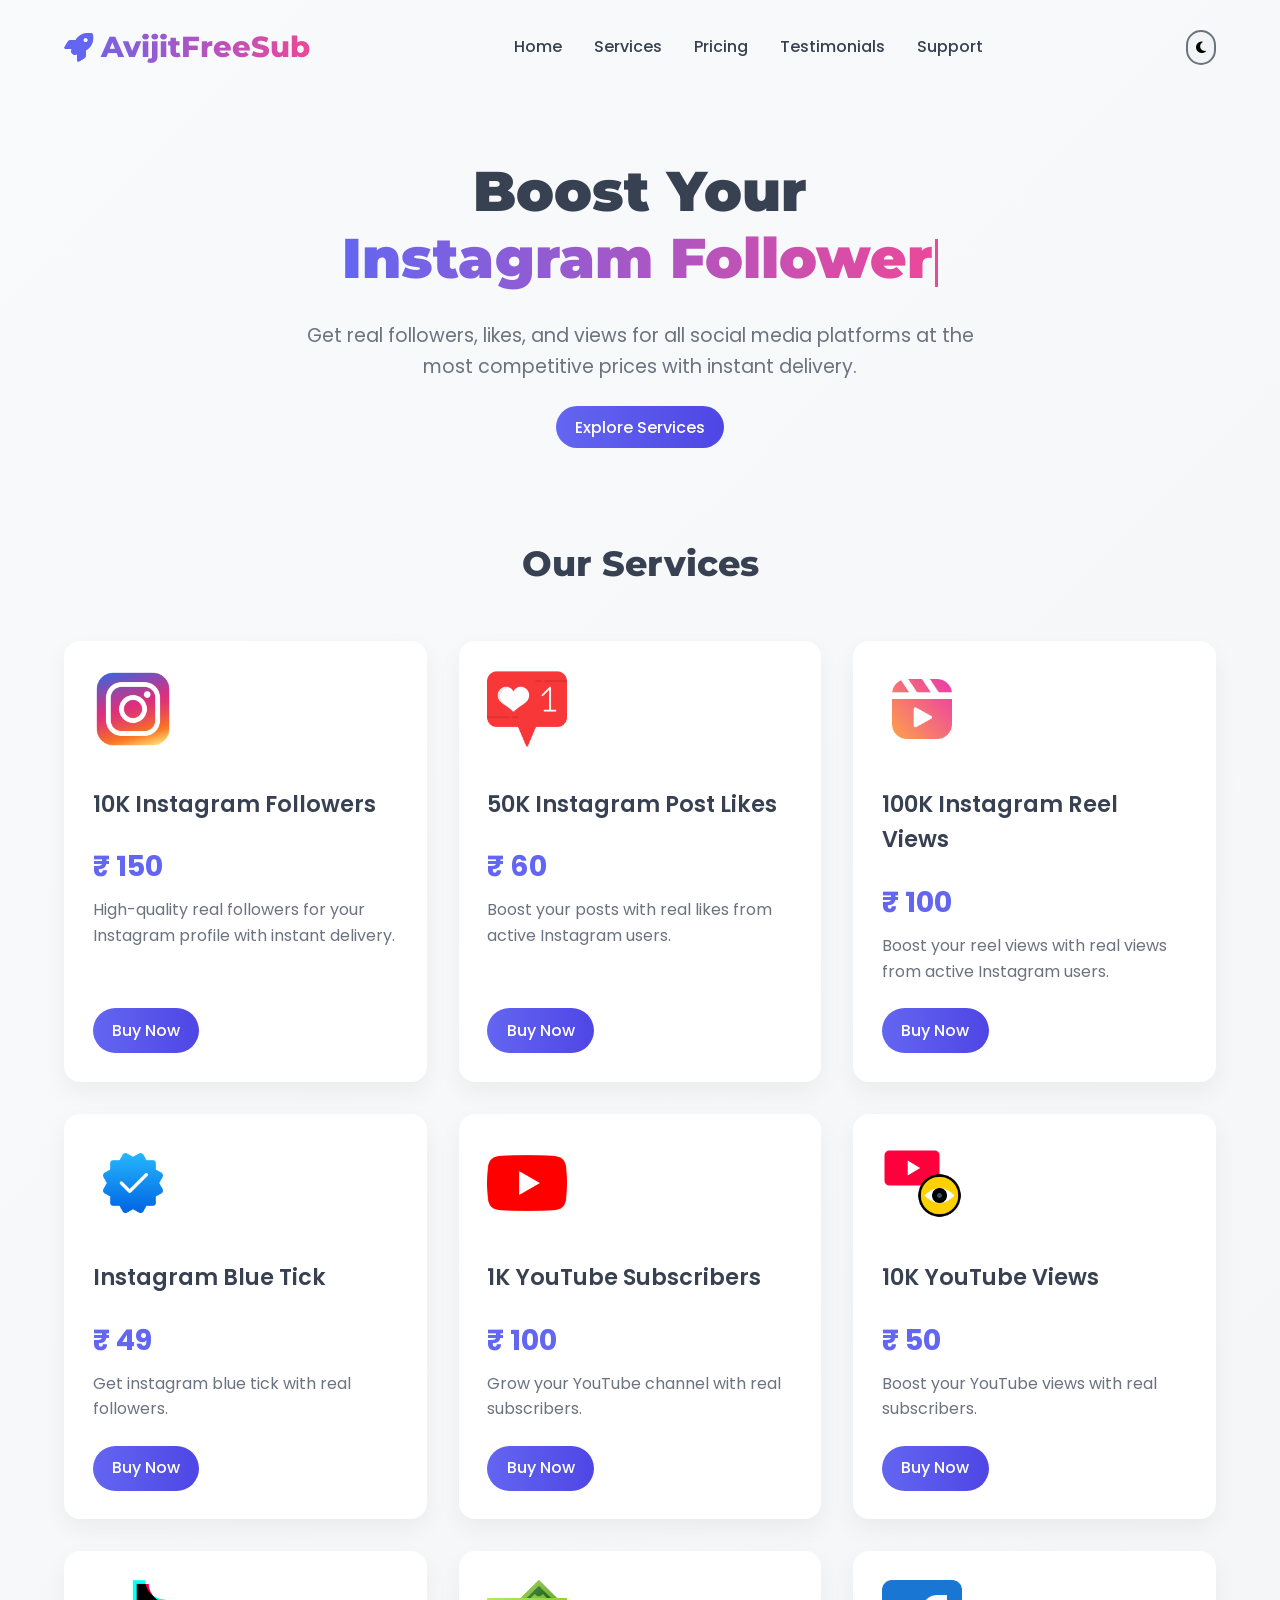
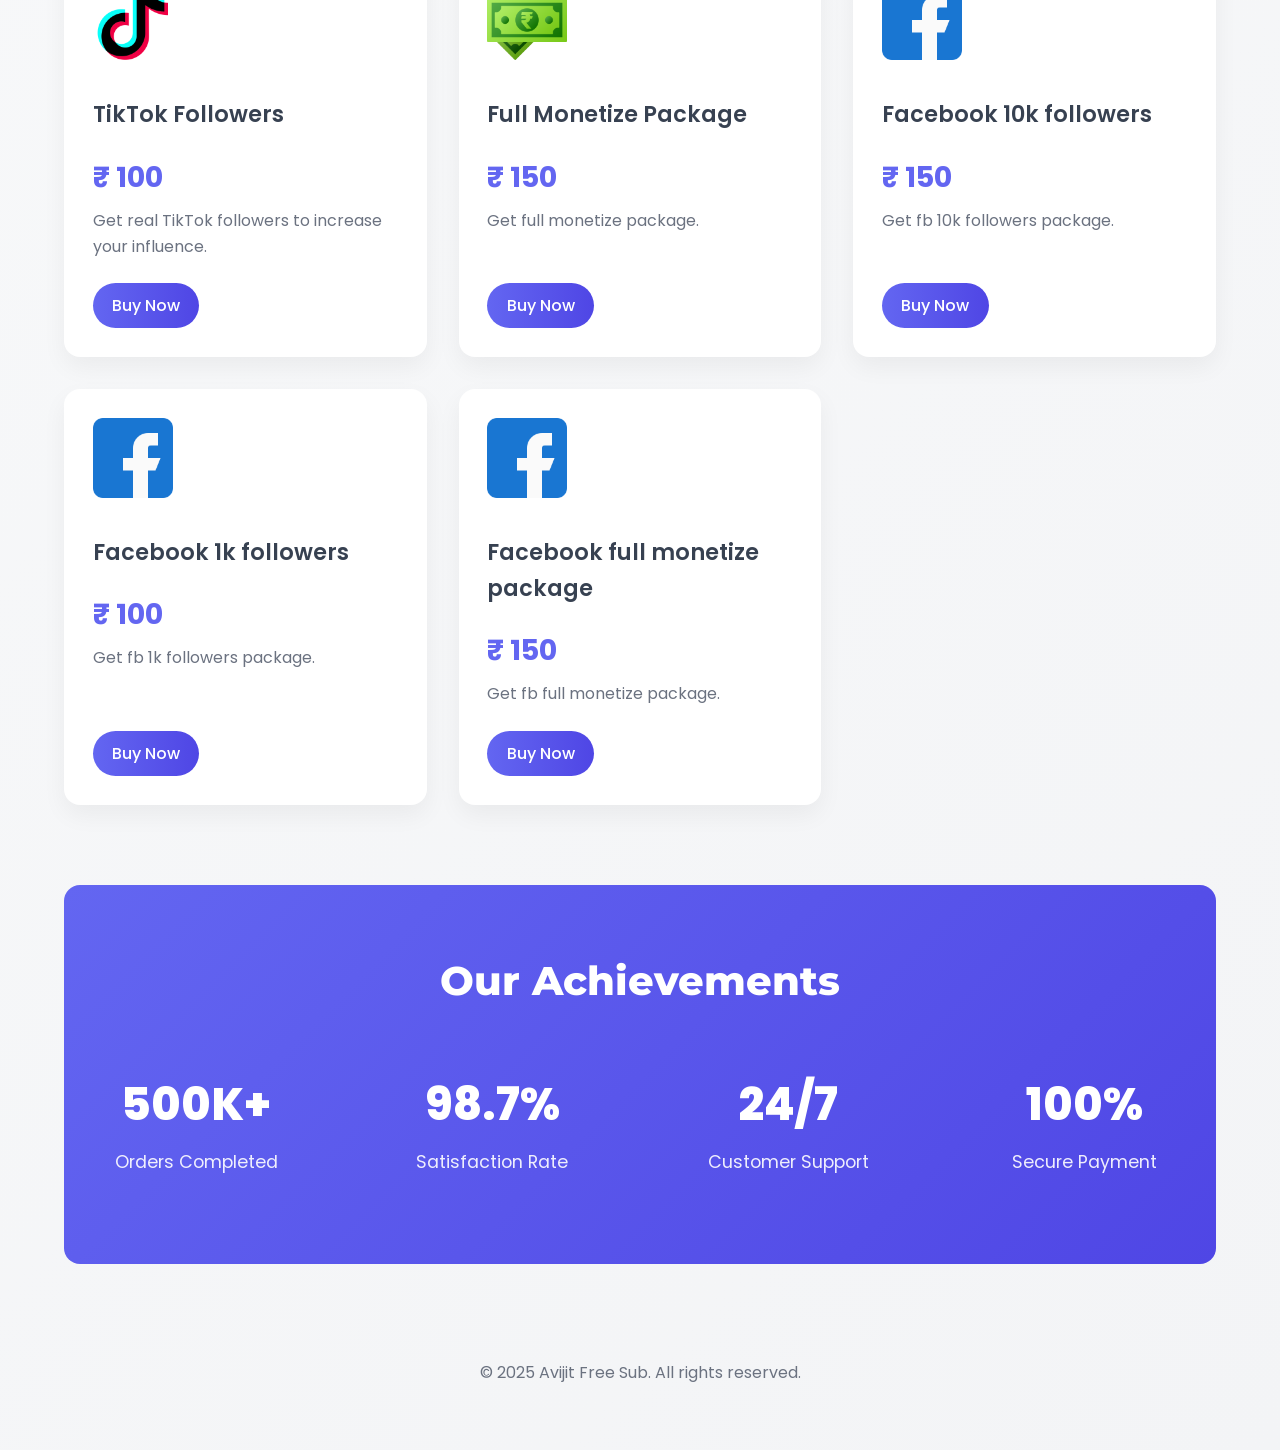
<file: index.html>
<!DOCTYPE html>
<html lang="en">
  <head>
    <meta charset="UTF-8" />
    <meta name="viewport" content="width=device-width, initial-scale=1.0" />
    <title>Avijit Free Sub - Premium Social Media Services</title>
    <link
      rel="stylesheet"
      href="https://cdnjs.cloudflare.com/ajax/libs/font-awesome/6.4.0/css/all.min.css"
    />
    <link
      href="https://fonts.googleapis.com/css2?family=Poppins:wght@300;400;500;600;700&family=Montserrat:wght@700;800;900&display=swap"
      rel="stylesheet"
    />
    <link rel="stylesheet" href="./css/style.css" />
  </head>
  <body>
    <div class="container">
      <header>
        <div class="logo">
          <i class="fas fa-rocket"></i>
          <span>AvijitFreeSub</span>
        </div>
        <nav>
          <ul>
            <li><a href="#">Home</a></li>
            <li><a href="#services">Services</a></li>
            <li><a href="#">Pricing</a></li>
            <li><a href="#">Testimonials</a></li>
            <li><a href="#">Support</a></li>
          </ul>
        </nav>
        <div class="header-btns">
          <!-- <button class="btn btn-outline">Log In</button>
          <button class="btn btn-primary">Sign Up</button> -->
          <button class="theme-toggle" id="themeToggle">
            <i class="fas fa-moon"></i>
          </button>
        </div>
      </header>

      <section class="hero">
        <h1>
          Boost Your <br />
          <div class="hero-typing">
            <span class="typing-text" id="typing"></span
            ><span class="cursor"></span>
          </div>
        </h1>
        <p>
          Get real followers, likes, and views for all social media platforms at
          the most competitive prices with instant delivery.
        </p>
        <a class="btn btn-primary" href="#services">Explore Services</a>
      </section>

      <section class="services" id="services">
        <h2 class="section-title">Our Services</h2>
        <div class="services-grid" id="services-container">
        </div>
      </section>

      <section class="stats">
        <h2>Our Achievements</h2>
        <div class="stats-grid">
          <div class="stat-item">
            <div class="stat-number">500K+</div>
            <div class="stat-label">Orders Completed</div>
          </div>
          <div class="stat-item">
            <div class="stat-number">98.7%</div>
            <div class="stat-label">Satisfaction Rate</div>
          </div>
          <div class="stat-item">
            <div class="stat-number">24/7</div>
            <div class="stat-label">Customer Support</div>
          </div>
          <div class="stat-item">
            <div class="stat-number">100%</div>
            <div class="stat-label">Secure Payment</div>
          </div>
        </div>
      </section>

      <footer>
        <p>&copy; 2025 Avijit Free Sub. All rights reserved.</p>
      </footer>
    </div>

    <script src="./js/app.js"></script>
    <script src="./js/services.js"></script>
  </body>
</html>
</file>
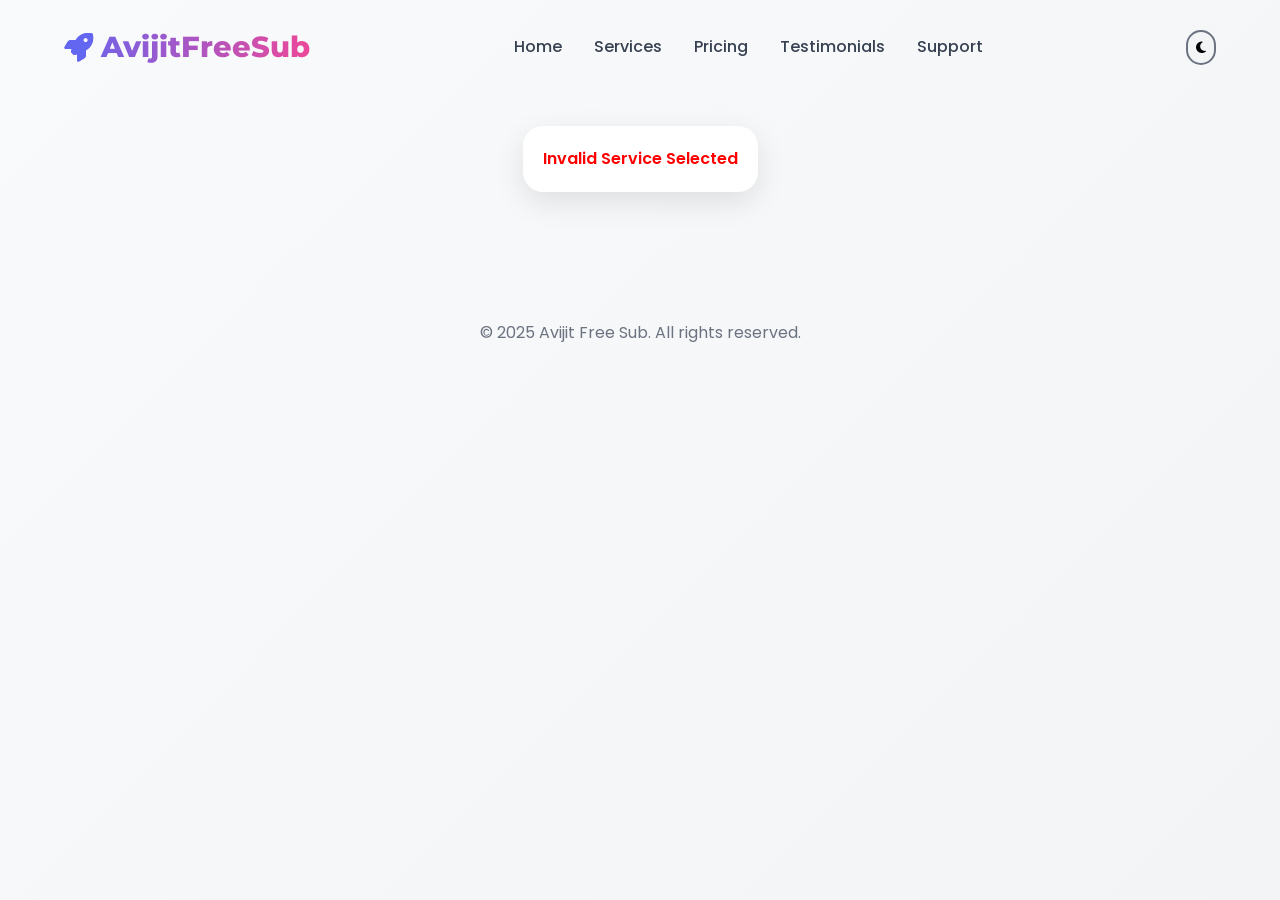
<file: link.html>
<!DOCTYPE html>
<html lang="en">
  <head>
    <meta charset="UTF-8" />
    <meta name="viewport" content="width=device-width, initial-scale=1.0" />
    <title>Purchase Instagram Followers - SocialBoost</title>
    <link
      rel="stylesheet"
      href="https://cdnjs.cloudflare.com/ajax/libs/font-awesome/6.4.0/css/all.min.css"
    />
    <link
      href="https://fonts.googleapis.com/css2?family=Poppins:wght@300;400;500;600;700&family=Montserrat:wght@700;800;900&display=swap"
      rel="stylesheet"
    />
    <link rel="stylesheet" href="./css/style.css" />
    <link rel="stylesheet" href="./css/link.css" />
  </head>
  <body>
    <div class="container">
      <header>
        <div class="logo">
          <i class="fas fa-rocket"></i>
          <span>AvijitFreeSub</span>
        </div>
        <nav>
          <ul>
            <li><a href="index.html">Home</a></li>
            <li><a href="#services">Services</a></li>
            <li><a href="#">Pricing</a></li>
            <li><a href="#">Testimonials</a></li>
            <li><a href="#">Support</a></li>
          </ul>
        </nav>
        <div class="header-btns">
          <!-- <button class="btn btn-outline">Log In</button>
          <button class="btn btn-primary">Sign Up</button> -->
          <button class="theme-toggle" id="themeToggle">
            <i class="fas fa-moon"></i>
          </button>
        </div>
      </header>

      <!-- Main Content -->
      <div class="main-content">
        <div class="container">
          <div class="purchase-card">
            <div class="purchase-header">
              <img src="./images/instagram.png" alt="" width="80" />
              <h2>Instagram Followers</h2>
            </div>
            <form class="purchase-body">
              <div class="service-info">
                <div class="service-name">10K Instagram Followers</div>
                <div class="service-price">₹</div>
              </div>

              <div class="form-group">
                <label for="profileLink"
                  >Paste your Instagram profile link</label
                >
                <input
                  type="url"
                  class="form-control"
                  id="profileLink"
                  required
                  placeholder="https://instagram.com/yourprofile"
                />
                <p class="form-help">
                  Make sure your profile is public to receive followers
                </p>
              </div>

              <div class="action-buttons">
                <a
                  href="#"
                  type="button"
                  class="btn btn-primary"
                  id="confirmBtn"
                  style="
                    display: flex;
                    align-items: center;
                    justify-content: center;
                    text-align: center;
                    font-weight: 700;
                  "
                >
                  Confirm & Continue
                </a>
                <a
                  href="index.html"
                  class="btn btn-secondary"
                  style="
                    background-color: #dfdddda9;
                    display: flex;
                    align-items: center;
                    justify-content: center;
                    font-weight: 700;
                  "
                  id="cancelBtn"
                >
                  Cancel
                </a>
              </div>
            </form>
          </div>
        </div>
      </div>

      <footer>
        <p>&copy; 2025 Avijit Free Sub. All rights reserved.</p>
      </footer>
    </div>

    <script src="./js/link.js"></script>
    <script src="./js/services.js"></script>
    <script>
      // Get ID from URL
      const params = new URLSearchParams(window.location.search);
      const id = parseInt(params.get("id"), 10);

      // Find matching service
      const service = services.find((s) => s.id === id);

      if (service) {
        document.querySelector(".purchase-header img").src = service.img;
        document.querySelector(".purchase-header h2").textContent =
          service.title;
        document.querySelector(".service-name").textContent = service.title;
        document.querySelector(".service-price").textContent = service.price;
      } else {
        document.querySelector(".purchase-card").innerHTML =
          "<p style='padding:20px;color:red;font-weight:600;'>Invalid Service Selected</p>";
      }

      // Handle Confirm & Continue button
      document
        .getElementById("confirmBtn")
        .addEventListener("click", function (e) {
          e.preventDefault();

          const profileLink = document
            .getElementById("profileLink")
            .value.trim();

          if (!profileLink) {
            alert("Please paste your Instagram profile link.");
            return;
          }

          // Build query string for payment.html
          const query = new URLSearchParams({
            id: service.id,
            title: service.title,
            price: service.price,
            img: service.img,
            profile: profileLink,
          }).toString();

          window.location.href = `payment.html?${query}`;
        });
    </script>
  </body>
</html>
</file>
<file: css/style.css>
:root {
  --primary: #6366f1;
  --primary-dark: #4f46e5;
  --secondary: #ec4899;
  --dark: #1f2937;
  --darker: #111827;
  --light: #f3f4f6;
  --lighter: #f9fafb;
  --success: #10b981;
  --card-bg: #ffffff;
  --text-dark: #374151;
  --text-light: #6b7280;
}

.dark-mode {
  --card-bg: #1f2937;
  --light: #111827;
  --lighter: #1f2937;
  --text-dark: #f3f4f6;
  --text-light: #d1d5db;
  --dark: #f3f4f6;
}

* {
  margin: 0;
  padding: 0;
  box-sizing: border-box;
}

body {
  font-family: "Poppins", sans-serif;
  background: linear-gradient(135deg, var(--lighter) 0%, var(--light) 100%);
  color: var(--text-dark);
  line-height: 1.6;
  min-height: 100vh;
  padding-bottom: 2rem;
  /* smoooth scroll */
  scroll-behavior: smooth;
}
a{
  text-decoration: none;
}

.container {
  max-width: 1200px;
  margin: 0 auto;
  padding: 0 1.5rem;
}

header {
  padding: 1.5rem 0;
  display: flex;
  justify-content: space-between;
  align-items: center;
  flex-wrap: wrap;
}

.logo {
  font-family: "Montserrat", sans-serif;
  font-weight: 800;
  font-size: 1.8rem;
  background: linear-gradient(90deg, var(--primary) 0%, var(--secondary) 100%);
  -webkit-background-clip: text;
  background-clip: text;
  color: transparent;
  display: flex;
  align-items: center;
}

.logo i {
  margin-right: 0.5rem;
  color: var(--primary);
}

nav ul {
  display: flex;
  list-style: none;
  gap: 2rem;
}

nav a {
  text-decoration: none;
  color: var(--text-dark);
  font-weight: 500;
  transition: color 0.3s;
}

nav a:hover {
  color: var(--primary);
}

.header-btns {
  display: flex;
  gap: 1rem;
}

.btn {
  padding: 0.6rem 1.2rem;
  border-radius: 50px;
  font-weight: 500;
  cursor: pointer;
  transition: all 0.3s;
  border: none;
  outline: none;
  font-family: "Poppins", sans-serif;
}

.btn-outline {
  background: transparent;
  border: 2px solid var(--primary);
  color: var(--primary);
}

.btn-outline:hover {
  background: var(--primary);
  color: white;
}

.btn-primary {
  background: linear-gradient(
    90deg,
    var(--primary) 0%,
    var(--primary-dark) 100%
  );
  color: white;
}

.btn-primary:hover {
  background: linear-gradient(
    90deg,
    var(--primary-dark) 0%,
    var(--primary) 100%
  );
  transform: translateY(-2px);
  box-shadow: 0 4px 12px rgba(79, 70, 229, 0.3);
}

.theme-toggle {
  background: var(--light);
  border-radius: 50px;
  padding: 0.5rem;
  cursor: pointer;
  border: 2px solid var(--text-light);
}

/* Hero Section */
.hero {
  text-align: center;
  padding: 4rem 0;
  position: relative;
  overflow: hidden;
}

.hero h1 {
  font-family: "Montserrat", sans-serif;
  font-weight: 900;
  font-size: 3.5rem;
  margin-bottom: 1.5rem;
  line-height: 1.2;
}

.hero-typing {
  min-height: 4.5rem;
}

.typing-text {
  background: linear-gradient(90deg, var(--primary) 0%, var(--secondary) 100%);
  -webkit-background-clip: text;
  background-clip: text;
  color: transparent;
  position: relative;
}

.cursor {
  display: inline-block;
  width: 3px;
  height: 3rem;
  background: var(--secondary);
  margin-left: 0.1rem;
  animation: blink 1s infinite;
  vertical-align: middle;
}

@keyframes blink {
  0% {
    opacity: 1;
  }
  50% {
    opacity: 0;
  }
  100% {
    opacity: 1;
  }
}

.hero p {
  font-size: 1.2rem;
  color: var(--text-light);
  max-width: 700px;
  margin: 0 auto 2rem;
}

/* Services Section */
.services {
  padding: 2rem 0;
}

.section-title {
  text-align: center;
  margin-bottom: 3rem;
  font-family: "Montserrat", sans-serif;
  font-weight: 800;
  font-size: 2.2rem;
  color: var(--text-dark);
}

.services-grid {
  display: grid;
  grid-template-columns: repeat(auto-fill, minmax(300px, 1fr));
  gap: 2rem;
}

.service-card {
  background: var(--card-bg);
  border-radius: 16px;
  padding: 1.8rem;
  box-shadow: 0 10px 25px rgba(0, 0, 0, 0.05);
  transition: transform 0.3s, box-shadow 0.3s;
  display: flex;
  flex-direction: column;
  height: 100%;
}

.service-card:hover {
  transform: translateY(-5px);
  box-shadow: 0 15px 35px rgba(0, 0, 0, 0.1);
}

.service-icon {
  font-size: 2.5rem;
  margin-bottom: 1.2rem;
  background: linear-gradient(90deg, var(--primary) 0%, var(--secondary) 100%);
  -webkit-background-clip: text;
  background-clip: text;
  color: transparent;
  img{
    width: 80px;
    height: 80px;
  }
}

.service-title {
  font-size: 1.4rem;
  font-weight: 600;
  margin-bottom: 0.8rem;
  color: var(--text-dark);
}

.service-price {
  font-size: 1.8rem;
  font-weight: 700;
  margin: 0.5rem 0;
  color: var(--primary);
}

.service-desc {
  color: var(--text-light);
  margin-bottom: 1.5rem;
  flex-grow: 1;
}

.service-btn {
  align-self: flex-start;
  margin-top: auto;
}

/* Stats Section */
.stats {
  padding: 4rem 0;
  text-align: center;
  background: linear-gradient(
    135deg,
    var(--primary) 0%,
    var(--primary-dark) 100%
  );
  color: white;
  border-radius: 16px;
  margin: 3rem 0;
}

.stats h2 {
  font-family: "Montserrat", sans-serif;
  font-weight: 800;
  font-size: 2.5rem;
  margin-bottom: 2rem;
}

.stats-grid {
  display: grid;
  grid-template-columns: repeat(auto-fit, minmax(200px, 1fr));
  gap: 2rem;
}

.stat-item {
  padding: 1.5rem;
}

.stat-number {
  font-size: 2.8rem;
  font-weight: 800;
  margin-bottom: 0.5rem;
}

.stat-label {
  font-size: 1.1rem;
  opacity: 0.9;
}

/* Footer */
footer {
  text-align: center;
  padding: 2rem 0;
  color: var(--text-light);
  margin-top: 4rem;
}

/* Responsive Design */
@media (max-width: 768px) {
  .hero h1 {
    font-size: 2.5rem;
  }

  nav ul {
    gap: 1.2rem;
    margin-top: 1rem;
  }

  header {
    flex-direction: column;
    align-items: flex-start;
  }

  .header-btns {
    margin-top: 1rem;
  }

  .services-grid {
    grid-template-columns: 1fr;
  }
}

@media (max-width: 480px) {
  .hero h1 {
    font-size: 2rem;
  }

  nav ul {
    flex-direction: column;
    gap: 0.8rem;
  }

  .stats-grid {
    grid-template-columns: 1fr;
  }
}
</file>
<file: css/link.css>
/* Main Content */
      .main-content {
        flex: 1;
        display: flex;
        align-items: center;
        justify-content: center;
        padding: 2rem 0;
      }

      .purchase-card {
        background: var(--card-bg);
        border-radius: 20px;
        box-shadow: 0 10px 30px rgba(0, 0, 0, 0.1);
        width: 100%;
        max-width: 500px;
        overflow: hidden;
      }

      .purchase-header {
        background: linear-gradient(
          90deg,
          var(--primary) 0%,
          var(--secondary) 100%
        );
        color: white;
        padding: 2rem;
        text-align: center;
      }

      .purchase-header i {
        font-size: 2.5rem;
        margin-bottom: 1rem;
      }

      .purchase-header h2 {
        font-family: "Montserrat", sans-serif;
        font-weight: 800;
        font-size: 1.8rem;
      }

      .purchase-body {
        padding: 2rem;
      }

      .service-info {
        display: flex;
        justify-content: space-between;
        align-items: center;
        margin-bottom: 1.5rem;
        padding-bottom: 1.5rem;
        border-bottom: 1px solid var(--light);
      }

      .service-name {
        font-weight: 600;
        font-size: 1.2rem;
      }

      .service-price {
        font-size: 1.5rem;
        font-weight: 700;
        color: var(--primary);
      }

      .form-group {
        margin-bottom: 1.5rem;
      }

      .form-group label {
        display: block;
        margin-bottom: 0.5rem;
        font-weight: 500;
      }

      .form-control {
        width: 100%;
        padding: 0.8rem 1.2rem;
        border: 2px solid var(--light);
        border-radius: 10px;
        font-family: "Poppins", sans-serif;
        font-size: 1rem;
        transition: border-color 0.3s;
      }

      .form-control:focus {
        outline: none;
        border-color: var(--primary);
      }

      .form-help {
        font-size: 0.85rem;
        color: var(--text-light);
        margin-top: 0.5rem;
      }

      .action-buttons {
        display: flex;
        flex-direction: column;
        gap: 1rem;
        margin-top: 2rem;
      }

      .action-buttons .btn {
        flex: 1;
        padding: 0.8rem;
      }

      /* Responsive Design */
      @media (max-width: 768px) {
        .action-buttons {
          flex-direction: column;
        }
      }

      @media (max-width: 480px) {
        .purchase-body {
          padding: 1.5rem;
        }
      }
</file>
